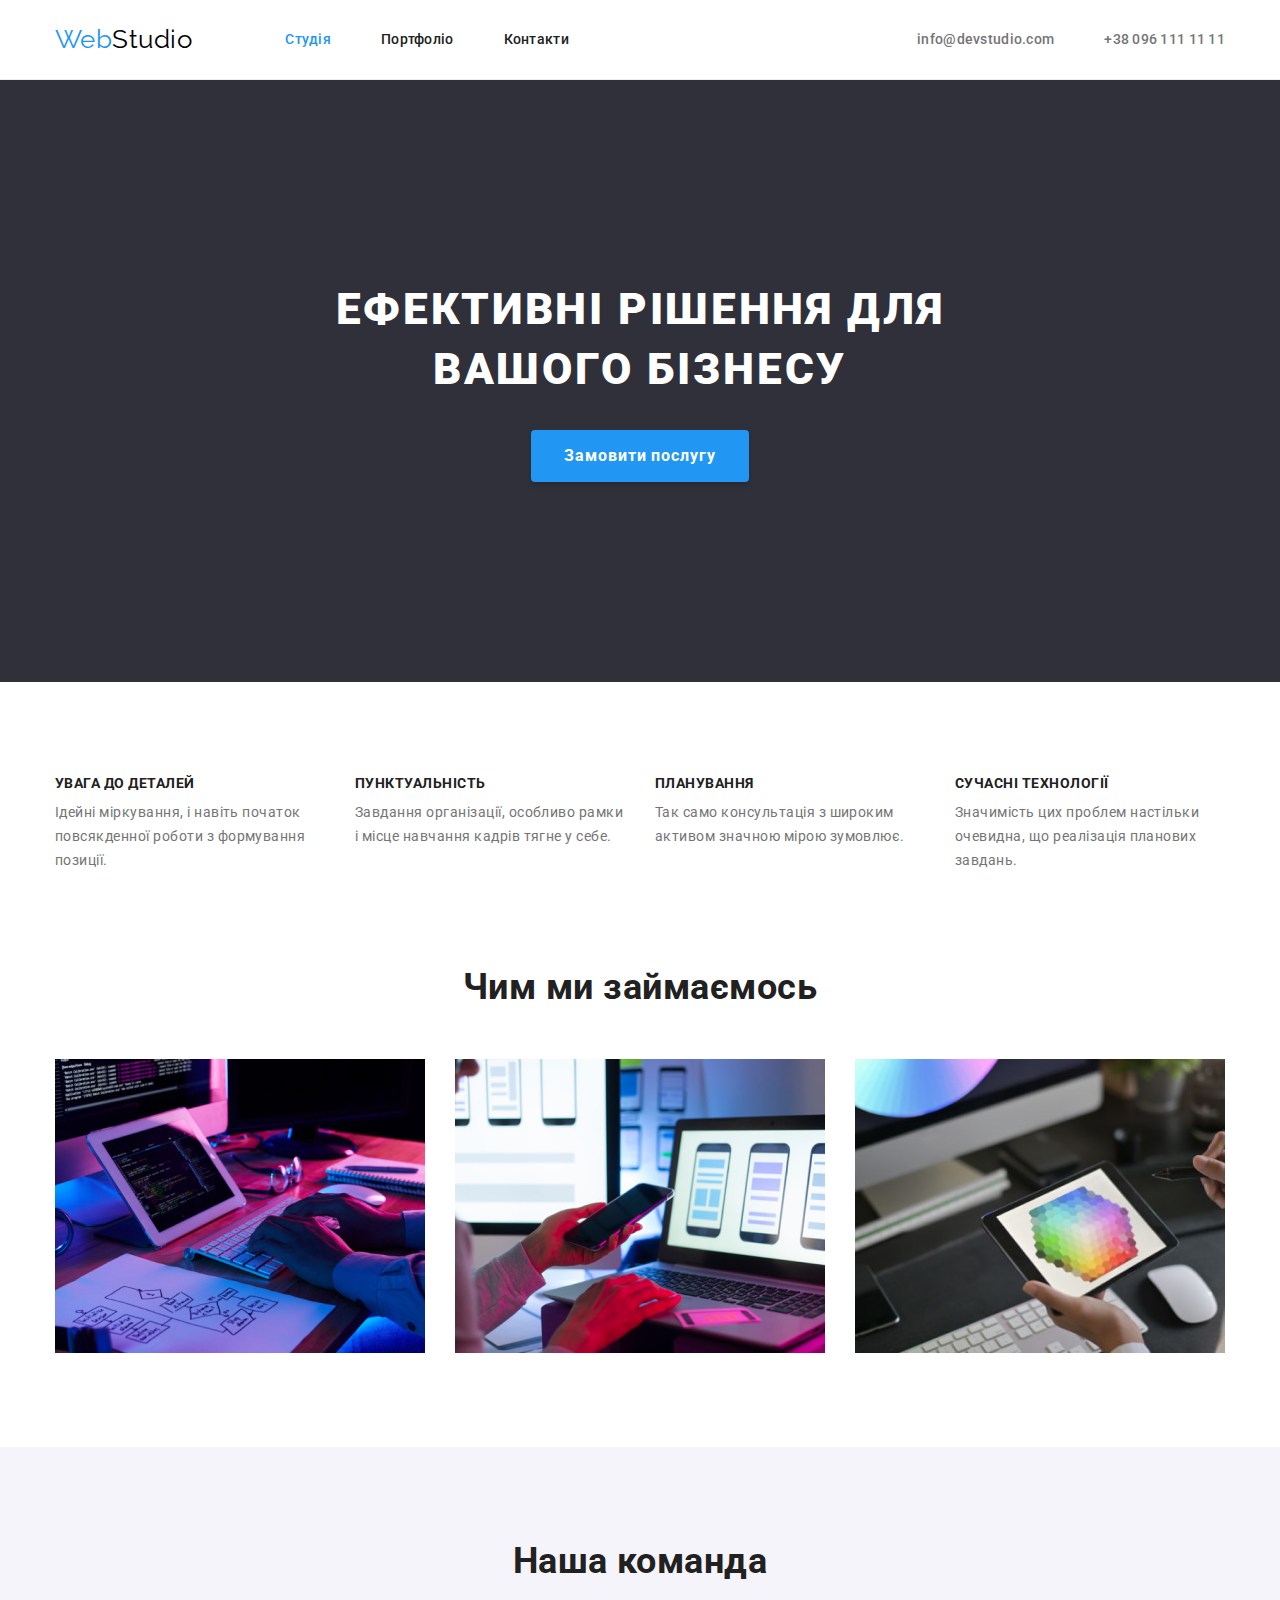
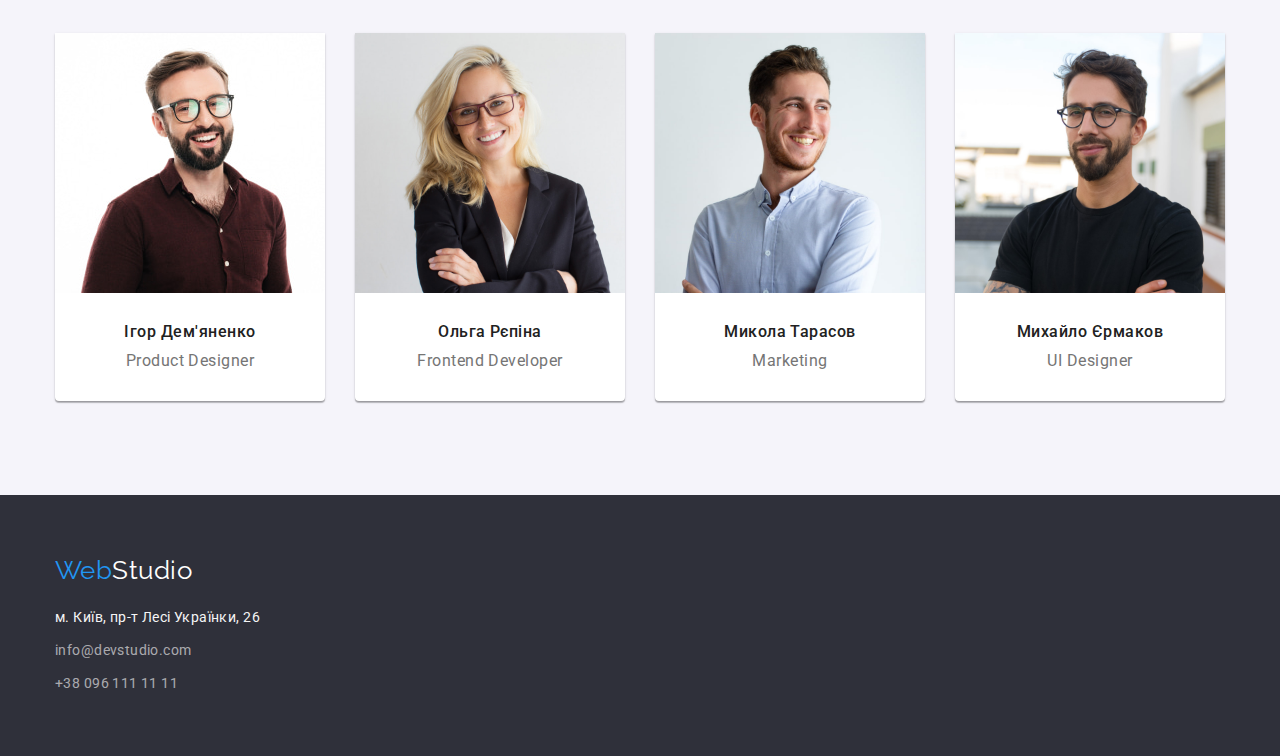
<file: index.html>
<!DOCTYPE html>
<html lang="uk">
  <head>
    <meta charset="UTF-8" />
    <meta http-equiv="X-UA-Compatible" content="IE=edge" />
    <meta name="viewport" content="width=device-width, initial-scale=1.0" />
    <title>WebStudio</title>
    <link
      href="https://fonts.googleapis.com/css2?family=Raleway:wght@700&family=Roboto:wght@400;500;700;900&display=swap"
      rel="stylesheet"
    />
    <link
      rel="stylesheet"
      href="https://cdnjs.cloudflare.com/ajax/libs/modern-normalize/1.1.0/modern-normalize.min.css"
    />
    <link rel="stylesheet" href="./css/styles.css" />
  </head>
  <body>
    <!--Шапка сайту-->
    <header class="page-header">
      <div class="container navbar">
        <!-- Лого -->
        <a class="logo" href="./index.html"><span>Web</span>Studio</a>

        <!-- Навігація по сайту -->
        <nav class="site-nav">
          <ul class="nav-list">
            <li class="item">
              <a class="link current" href="./index.html">Студія</a>
            </li>
            <li class="item">
              <a class="link" href="./portfolio.html">Портфоліо</a>
            </li>
            <li class="item">
              <a class="link" href="">Контакти</a>
            </li>
          </ul>
        </nav>

        <!-- Контакти -->
        <ul class="info-list">
          <li class="info-item">
            <a class="info-contact" href="mailto:info@devstudio.com">info@devstudio.com</a>
          </li>
          <li class="item">
            <a class="info-contact" href="tel:+380961111111"> +38 096 111 11 11 </a>
          </li>
        </ul>
      </div>
    </header>

    <!--Головна інформація-->
    <main class="page-main">
      <!--Замовлення послуги-->
      <section class="service">
        <div class="service-container container">
          <h1 class="service-title">
            Ефективні рішення для вашого бізнесу
          </h1>

          <button class="service-btn" type="button">Замовити послугу</button>
        </div>
      </section>

      <!--Особливості-->
      <section class="section">
        <div class="container">
          <h2 class="visually-hidden">Особливості</h2>
          
          <ul class="features-list">
            <li class="features-item">
              <h3 class="features-title">Увага до деталей</h3>
              <p class="features-text">
                Ідейні міркування, і навіть початок повсякденної роботи з
                формування позиції.
              </p>
            </li>
            <li class="features-item">
              <h3 class="features-title">Пунктуальність</h3>
              <p class="features-text">
                Завдання організації, особливо рамки і місце навчання кадрів
                тягне у себе.
              </p>
            </li>
            <li class="features-item">
              <h3 class="features-title">Планування</h3>
              <p class="features-text">
                Так само консультація з широким активом значною мірою зумовлює.
              </p>
            </li>
            <li class="features-item">
              <h3 class="features-title">Сучасні технології</h3>
              <p class="features-text">
                Значимість цих проблем настільки очевидна, що реалізація
                планових завдань.
              </p>
            </li>
          </ul>
        </div>
      </section>

      <!--Робота компанії-->
      <section class="section">
        <div class="container">
          <h2 class="work-title">Чим ми займаємось</h2>

          <ul class="work-list">
            <li class="work-img">
              <img
                class="photo"
                src="./images/work1.jpg"
                alt="програміст працює на своєму робочому місці"
                width="370"
              />
            </li>
            <li class="work-img">
              <img
                class="photo"
                src="./images/work2.jpg"
                alt="команда розробників працює над інтерфейсом для мобільних телефонів"
                width="370"
              />
            </li>
            <li class="work-img">
              <img
                class="photo"
                src="./images/work3.jpg"
                alt="креативний художник веб-дизайну з робочим графічним планшетом для підбору кольорів"
                width="370"
              />
            </li>
          </ul>
        </div>
      </section>

      <!--Команда розробників-->
      <section class="section">
        <div class="container">
          <h2 class="team-title">Наша команда</h2>

          <ul class="team-list">
            <li class="team-item">
              <img
                class="photo"
                src="./images/person1.jpg"
                alt="на фото Ігор Дем'яненко"
                width="270"
              />
              <div class="list-box">
                <h3 class="list-name">Ігор Дем'яненко</h3>
                <p class="position-name">Product Designer</p>
              </div>
            </li>
            <li class="team-item">
              <img
                class="photo"
                src="./images/person2.jpg"
                alt="на фото Ольга Рєпіна"
                width="270"
              />
              <div class="list-box">
                <h3 class="list-name">Ольга Рєпіна</h3>
                <p class="position-name">Frontend Developer</p>
              </div>
            </li>
            <li class="team-item">
              <img
                class="photo"
                src="./images/person3.jpg"
                alt="на фото Микола Тарасов"
                width="270"
              />
              <div class="list-box">
                <h3 class="list-name">Микола Тарасов</h3>
                <p class="position-name">Marketing</p>
              </div>
            </li>
            <li class="team-item">
              <img
                class="photo"
                src="./images/person4.jpg"
                alt="на фото Михайло Єрмаков"
                width="270"
              />
              <div class="list-box">
                <h3 class="list-name">Михайло Єрмаков</h3>
                <p class="position-name">UI Designer</p>
              </div>
            </li>
          </ul>
        </div>
      </section>
    </main>

     <!--Підвал сайту-->
     <footer class="page-footer">
      <div class="footer-container container">
        <div class="footer-information">
          <!-- Лого -->
          <a class="footer-logo" href="./index.html"><span>Web</span>Studio</a>

          <!-- Адреса -->
          <address class="information">
            <ul class="information-list">
              <li class="contact-list">
                <a
                  class="footer-address"
                  href="https://www.google.com.ua/maps/place/%D0%B1%D1%83%D0%BB.+%D0%9B%D0%B5%D1%81%D0%B8+%D0%A3%D0%BA%D1%80%D0%B0%D0%B8%D0%BD%D0%BA%D0%B8,+26,+%D0%9A%D0%B8%D0%B5%D0%B2,+02000/@50.4265653,30.5373471,18z/data=!4m5!3m4!1s0x40d4cf0e033ecbe9:0x57a4dffefec77da0!8m2!3d50.4265807!4d30.5383858?hl=ru"
                  target="_blank"
                  rel="noreferrer , nofollow , noopener">
                  м. Київ, пр-т Лесі Українки, 26
                </a>
              </li>
              <li class="contact-list">
                <a 
                  class="footer-contact" 
                  href="mailto:info@devstudio.com">
                  info@devstudio.com
                </a>
              </li class=contact-list>
              <li>
                <a 
                  class="footer-contact" 
                  href="tel:+380961111111">
                  +38 096 111 11 11
                </a>
              </li> 
            </ul>
          </address>
        </div>
      </div>
    </footer>
  </body>
</html>
</file>
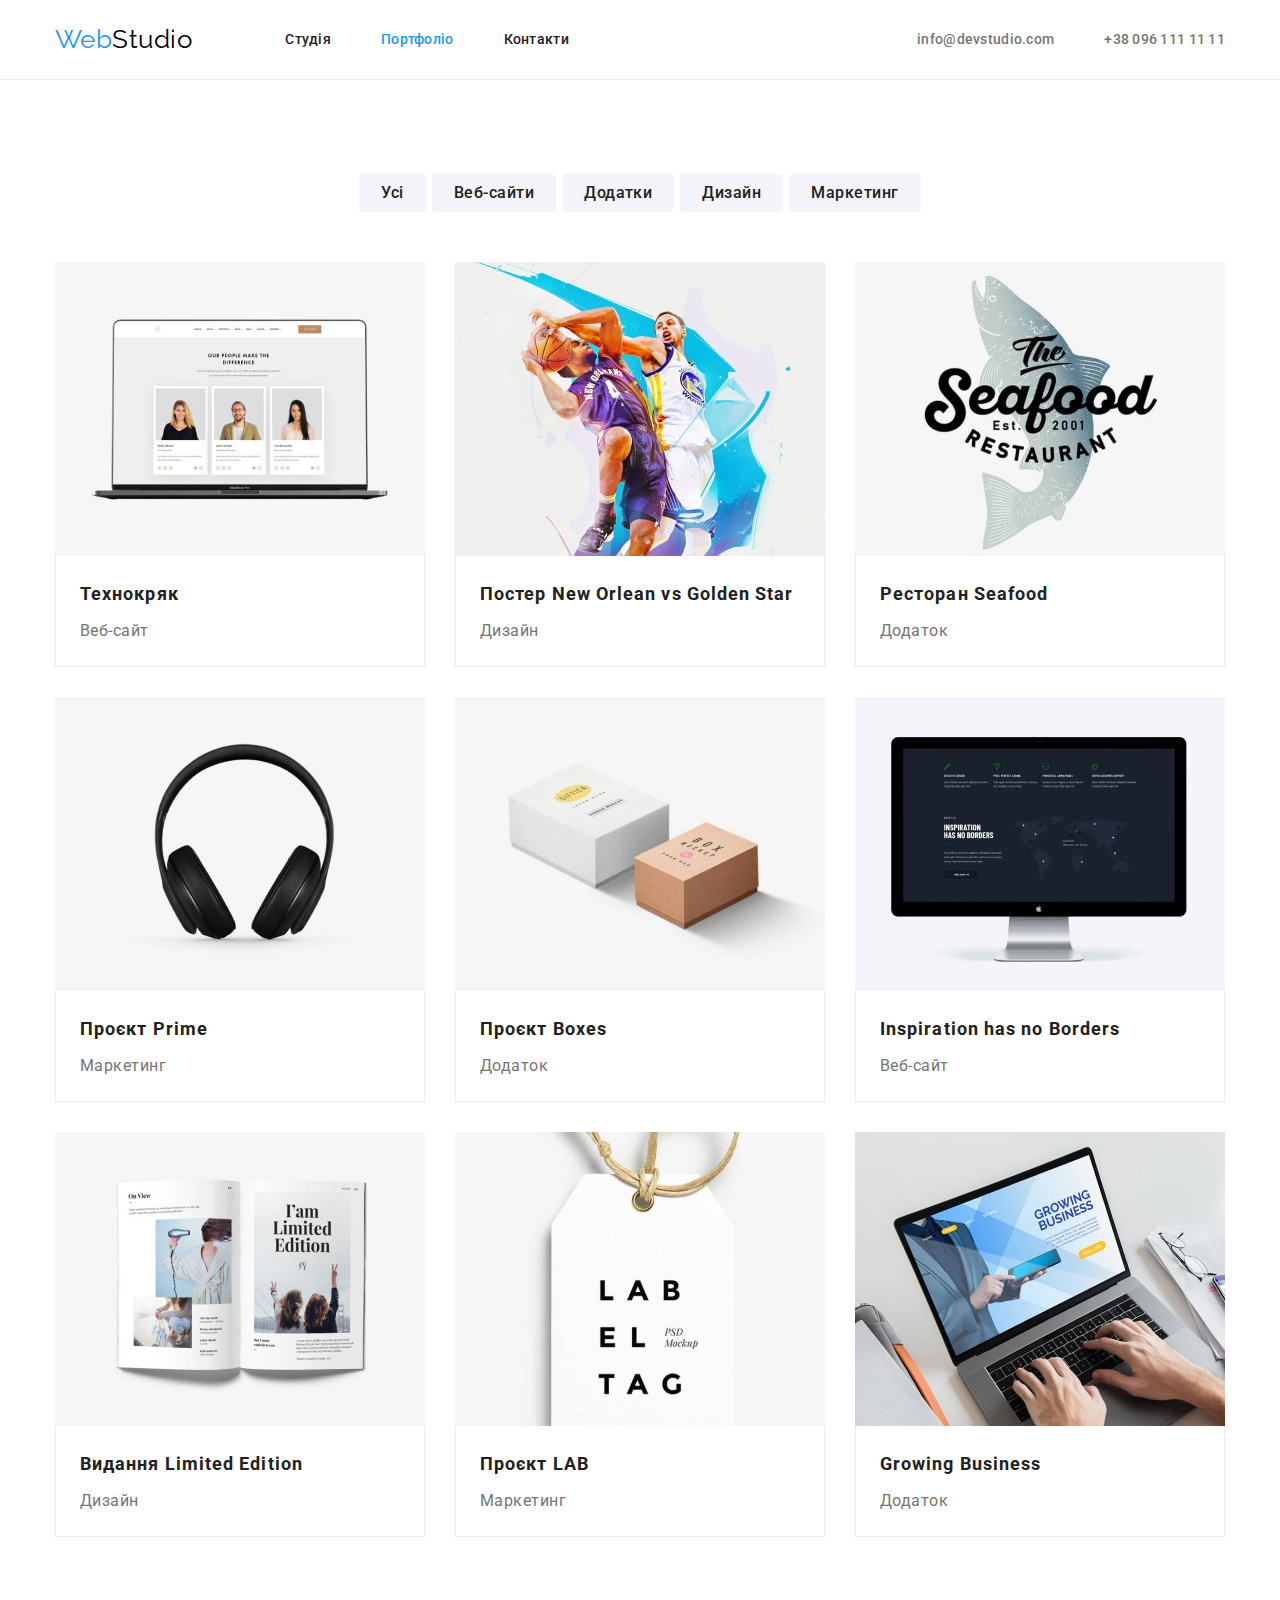
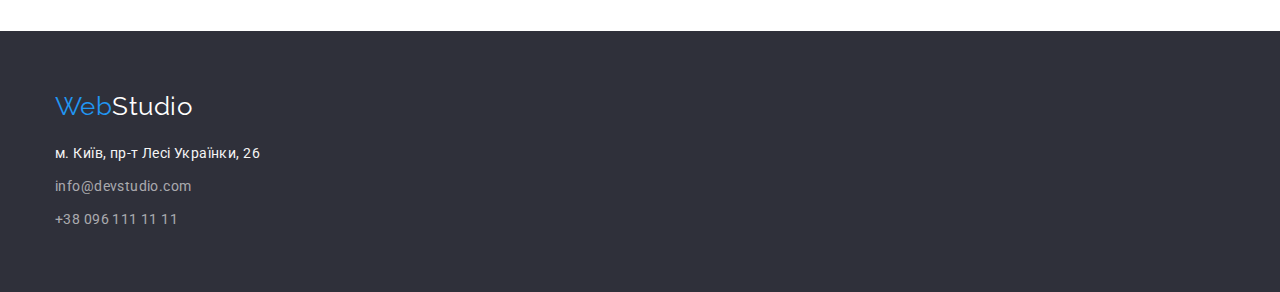
<file: portfolio.html>
<!DOCTYPE html>
<html lang="uk">
  <head>
    <meta charset="UTF-8" />
    <meta http-equiv="X-UA-Compatible" content="IE=edge" />
    <meta name="viewport" content="width=device-width, initial-scale=1.0" />
    <title>Portfolio</title>
    <link
      href="https://fonts.googleapis.com/css2?family=Raleway:wght@700&family=Roboto:wght@400;500;700;900&display=swap"
      rel="stylesheet"
    />
    <link
      rel="stylesheet"
      href="https://cdnjs.cloudflare.com/ajax/libs/modern-normalize/1.1.0/modern-normalize.min.css"
    />
    <link rel="stylesheet" href="./css/styles.css" />
  </head>
  <body>
    <!--Шапка сайту-->
    <header class="page-header">
      <div class="navbar container">
        <!-- Лого -->
        <a class="logo" href="./index.html"><span>Web</span>Studio</a>

        <!-- Навігація по сайту -->
        <nav class="site-nav">
          <ul class="nav-list">
            <li class="item">
              <a href="./index.html" class="link">Студія</a>
            </li>
            <li class="item">
              <a href="./portfolio.html" class="link current">Портфоліо</a>
            </li>
            <li class="item"><a href="" class="link">Контакти</a></li>
          </ul>
        </nav>

        <!-- Контакти -->
        <ul class="info-list">
          <li class="info-item">
            <a class="info-contact" href="mailto:info@devstudio.com">info@devstudio.com</a>
          </li>
          <li class="item">
            <a class="info-contact" href="tel:+380961111111"> +38 096 111 11 11 </a>
          </li>
        </ul>
      </div>
    </header>

    <!-----Головна інформація----->
    <main class="main-portfolio">
      <!-- Фільтр кнопок -->
      <section class="section">
        <h1 class="visually-hidden">Фільтрація Портфоліо за темою</h1>

        <div class="container">
          <ul class="btn-list">
            <li class="btn-item">
              <button class="btn" type="button">Усі</button>
            </li>
            <li class="btn-item">
              <button class="btn" type="button">Веб-сайти</button>
            </li>
            <li class="btn-item">
              <button class="btn" type="button">Додатки</button>
            </li>
            <li class="btn-item">
              <button class="btn" type="button">Дизайн</button>
            </li>
            <li class="btn-item">
              <button class="btn" type="button">Маркетинг</button>
            </li>
          </ul>
        </div>

        <!-- Портфоліо -->
        <div class="container">
          <h2 class="visually-hidden">Портфоліо</h2>

          <!-- Список карток -->
          <ul class="portfolio-card">
            <li class="card card-web">
              <a class="portfolio-link" href="#" target="_blank" rel="noreferrer , nofollow , noopener">
                <img
                  class="photo"
                  src="./images/portfolio1.jpg"
                  alt="Ноутбук з веб-сайтом компанії"
                  width="370"
                />
                <div class="portfolio-box">
                  <h3 class="portfolio-title">Технокряк</h3>
                  <p class="portfolio-text">Веб-сайт</p>
                </div>
              </a>
            </li>
            <li class="card card-design">
              <a class="portfolio-link" href="#" target="_blank" rel="noreferrer , nofollow , noopener">
                <img
                  class="photo"
                  src="./images/portfolio2.jpg"
                  alt="Постер з баскетболістами"
                  width="370"
                />
                <div class="portfolio-box">
                  <h3 class="portfolio-title">Постер New Orlean vs Golden Star</h3>
                  <p class="portfolio-text">Дизайн</p>
                </div>
              </a>
            </li>
            <li class="card card-addition">
              <a class="portfolio-link" href="#" target="_blank" rel="noreferrer , nofollow , noopener">
                <img
                  class="photo"
                  src="./images/portfolio3.jpg"
                  alt="Лого ресторану"
                  width="370"
                />
                <div class="portfolio-box">
                  <h3 class="portfolio-title">Ресторан Seafood</h3>
                  <p class="portfolio-text">Додаток</p>
                </div>
              </a>  
            </li>
            <li class="card card-marketing">
              <a class="portfolio-link" href="#" target="_blank" rel="noreferrer , nofollow , noopener">
                <img
                  class="photo"
                  src="./images/portfolio4.jpg"
                  alt="Навушники"
                  width="370"
                />
                <div class="portfolio-box">
                  <h3 class="portfolio-title">Проєкт Prime</h3>
                  <p class="portfolio-text">Маркетинг</p>
                </div>
              </a>  
            </li>
            <li class="card card-addition">
              <a class="portfolio-link" href="#" target="_blank" rel="noreferrer , nofollow , noopener">
                <img
                  class="photo"
                  src="./images/portfolio5.jpg"
                  alt="Дві коробки"
                  width="370"
                />
                <div class="portfolio-box">
                  <h3 class="portfolio-title">Проєкт Boxes</h3>
                  <p class="portfolio-text">Додаток</p>
                </div>  
              </a>  
            </li>
            <li class="card card-web">
              <a class="portfolio-link" href="#" target="_blank" rel="noreferrer , nofollow , noopener">
                <img
                  class="photo"
                  src="./images/portfolio6.jpg"
                  alt="Монітор"
                  width="370"
                />
                <div class="portfolio-box">
                  <h3 class="portfolio-title">Inspiration has no Borders</h3>
                  <p class="portfolio-text">Веб-сайт</p>
                </div>
              </a>  
            </li>
            <li class="card card-design">
              <a class="portfolio-link" href="#" target="_blank" rel="noreferrer , nofollow , noopener">
                <img
                  class="photo"
                  src="./images/portfolio7.jpg"
                  alt="Книга"
                  width="370"
                />
                <div class="portfolio-box">
                  <h3 class="portfolio-title">Видання Limited Edition</h3>
                  <p class="portfolio-text">Дизайн</p>
                </div>
              </a>  
            </li>
            <li class="card card-marketing">
              <a class="portfolio-link" href="#" target="_blank" rel="noreferrer , nofollow , noopener">
                <img
                  class="photo"
                  src="./images/portfolio8.jpg"
                  alt="Етикетка-тег"
                  width="370"
                />
                <div class="portfolio-box">
                  <h3 class="portfolio-title">Проєкт LAB</h3>
                  <p class="portfolio-text">Маркетинг</p>
                </div>
              </a>  
            </li>
            <li class="card card-addition">
              <a class="portfolio-link" href="#" target="_blank" rel="noreferrer , nofollow , noopener">
                <img
                  class="photo"
                  src="./images/portfolio9.jpg"
                  alt="Ноутбук з зображенням веб-сайту компанії"
                  width="370"
                />
                <div class="portfolio-box">
                  <h3 class="portfolio-title">Growing Business</h3>
                  <p class="portfolio-text">Додаток</p>
                </div>
              </a>  
            </li>
          </ul>
        </div>
      </section>
    </main>

    <!--Підвал сайту-->
    <footer class="page-footer">
      <div class="footer-container container">
        <div class="footer-information">
          <!-- Лого -->
          <a class="footer-logo" href="./index.html"><span>Web</span>Studio</a>

          <!-- Адреса -->
          <address class="information">
            <ul class="information-list">
              <li class="contact-list">
                <a
                  class="footer-address"
                  href="https://www.google.com.ua/maps/place/%D0%B1%D1%83%D0%BB.+%D0%9B%D0%B5%D1%81%D0%B8+%D0%A3%D0%BA%D1%80%D0%B0%D0%B8%D0%BD%D0%BA%D0%B8,+26,+%D0%9A%D0%B8%D0%B5%D0%B2,+02000/@50.4265653,30.5373471,18z/data=!4m5!3m4!1s0x40d4cf0e033ecbe9:0x57a4dffefec77da0!8m2!3d50.4265807!4d30.5383858?hl=ru"
                  target="_blank"
                  rel="noreferrer , nofollow , noopener">
                  м. Київ, пр-т Лесі Українки, 26
                </a>
              </li>
              <li class="contact-list">
                <a 
                  class="footer-contact" 
                  href="mailto:info@devstudio.com">
                  info@devstudio.com
                </a>
              </li class=contact-list>
              <li>
                <a 
                  class="footer-contact" 
                  href="tel:+380961111111">
                  +38 096 111 11 11
                </a>
              </li> 
            </ul>
          </address>
        </div>
      </div>
    </footer>
  </body>
</html>
</file>
<file: css/styles.css>
:root {
  --primary-text-color: #212121;
  --secondary-text-color: #757575;
  --interactive-text-color: #2196F3;
  --additional-text-color: #FFFFFF;
  --footer-text-contact: rgba(255, 255, 255, 0.6);
  --logo-text-color: #000000;
  --primary-bg-color: #F5F5F5;
  --team-bg-color: #F5F4FA;
  --footer-bg-color: #2F303A;
  --additional-btn-color: #188CE8;
  --card-border-color: #EEEEEE;
  --header-line-color: #ECECEC;
}

/* Глобальні налаштування */
body {
  font-family: 'Roboto', sans-serif;
  letter-spacing: 0.03em;
  
  background-color: var(--additional-text-color);
  
  color: var(--secondary-text-color);
}

/* Секції */
.section {
  padding-top: 94px;
  padding-bottom: 94px;

  background-color: var(--additional-text-color);
}

/* Глобальне налаштування контейнеру */
.container {
  width: 1200px;
  margin-left: auto;
  margin-right: auto;
  padding-left: 15px;
  padding-right: 15px;
}

/* Паттерн visually-hidden */
.visually-hidden {
  position: absolute;
  width: 1px;
  height: 1px;
  margin: -1px;
  border: 0;
  padding: 0;
  white-space: nowrap;
  clip-path: inset(100%);
  clip: rect(0 0 0 0);
  overflow: hidden;
}

/* Налаштунок фото */
.photo {
  display: block;
}

/* Глобальне скидання */
h1,
h2,
h3,
h4,
h5,
h6,
p {
 margin: 0; 
 padding: 0;
}

/* Налаштування для списків */
ul {
  margin: 0;
  padding: 0;

  list-style: none;
}

/* -----HEADER----- */
.navbar {
  display: flex;
  align-items: center;
}

.page-header {
  border-bottom: 1px solid var(--header-line-color);

  background-color: var(--additional-text-color);
}

/* Лого */
.logo {
  color: var(--logo-text-color);
  font-family: 'Raleway', sans-serif;
  font-size: 26px;
  line-height: 1.2;
  text-decoration: none;
}

.logo>span {
  color: var(--interactive-text-color);
}

/* Навігація по сайту */

.site-nav {
  margin-left: 93px;
}

.nav-list {
  display: flex;
}

.nav-list .item:not(:last-child) {
  margin-right: 50px;
}


.nav-list .link {
  display: block;
  padding-top: 32px;
  padding-bottom: 31px;

  color: var(--primary-text-color);
  font-weight: 500;
  font-size: 14px;
  line-height: 1.14;
  letter-spacing: 0.02em;
  text-decoration: none;
}

.nav-list .link:hover,
.nav-list .link:focus {
  color: var(--interactive-text-color);
}

.nav-list .current {
  color: var(--interactive-text-color);
}

/* Контактна інформація */

.info-list {
  display: flex;
  margin-left: auto;
}

.info-item {
  display: block;
  margin-right: 50px;
}

.info-item:last-child {
  margin-right: 0;
}

.info-contact {
  display: block;
  padding-top: 32px;
  padding-bottom: 31px;
  color: var(--secondary-text-color);
  font-weight: 500;
  font-size: 14px;
  line-height: 1.14;
  letter-spacing: 0.02em;
  text-decoration: none;
} 

.info-contact:hover,
.info-contact:focus {
  color: var(--interactive-text-color);
} 

/* -----СТУДІЯ----- */

/* Замовлення послуги */

.service {
  background-color: var(--footer-bg-color);
  padding-top: 200px;
  padding-bottom: 200px;
}

.service-container {
  width: 696px;
  margin: 0 auto;
  text-align: center;
}

.service-title {
  margin-bottom: 30px;
  font-weight: 900;
  color: var(--additional-text-color);
  font-size: 44px;
  line-height: 1.36;
  letter-spacing: 0.06em;
  text-transform: uppercase;
}

.service-btn {
  min-width: 216px;
  padding: 10px 32px;
  box-shadow: 0px 4px 4px rgba(0, 0, 0, 0.15);

  font-family: inherit;
  font-weight: 700;
  font-size: 16px;
  line-height: 1.87;
  letter-spacing: 0.06em;
  border-radius: 4px;
  text-align: center;
  color: var(--additional-text-color);

  background-color: var(--interactive-text-color);
  border: 1px solid transparent;

  cursor: pointer;
}

.service-btn:hover,
.service-btn:focus {
  background-color: var(--additional-btn-color);
}

/* Секція особливості */
.features-list {
  display: flex;
  flex-wrap: wrap;
} 

.features-list .features-item {
  width: 270px;
  margin-right: 30px;
}

.features-item:nth-last-child(1){
  margin-right: 0;
}

.features-title {
  margin-bottom: 10px;

  color: var(--primary-text-color);
  font-weight: 700;
  font-size: 14px;
  line-height: 1.14;
  text-transform: uppercase;
}

.features-text {
  color: var(--secondary-text-color);
  font-size: 14px;
  line-height: 1.71;
}

/* Робота компанії */
.work-list {
  display: flex;
  flex-wrap: wrap;
}

/* Padding 0 для секції */
.page-main .section:nth-last-child(2) {
  padding-top: 0;
}

.work-list .work-img {
  width: 370px;
  margin-right: 30px;
}

.work-img:last-child {
  margin-right: 0;
}

.work-title {
  margin-bottom: 50px;

  color: var(--primary-text-color);
  font-weight: 700;
  font-size: 36px;
  line-height: 1.16;
  text-align: center;
}

/* Команда */
.team-list {
  display: flex;
  flex-wrap: wrap;
}

/* Фон для секції */
.page-main .section:nth-last-child(1) {
  background-color: var(--team-bg-color);
}

.team-list .team-item {
  width: 270px;
  margin-right: 30px;
  box-shadow: 0px 1px 3px rgba(0, 0, 0, 0.12),
              0px 1px 1px rgba(0, 0, 0, 0.14),
              0px 2px 1px rgba(0, 0, 0, 0.2);

  background-color: var(--additional-text-color);
  border-radius: 0px 0px 4px 4px;
}

.team-item:last-child {
  margin-right: 0;
}

.team-title {
  margin-bottom: 50px;

  color: var(--primary-text-color);
  font-weight: 700;
  font-size: 36px;
  line-height: 1.16;
  text-align: center;
}

.list-box {
  padding-top: 30px;
  padding-bottom: 30px;
}

.list-name {
  margin-bottom: 10px;
  color: var(--primary-text-color);
  font-weight: 500;
  font-size: 16px;
  line-height: 1.18;
  text-align: center;
}

.position-name {
  color: var(--secondary-text-color);
  font-size: 16px;
  line-height: 1.18;
  text-align: center;
}

/* -------ПОРТФОЛІО------- */

.portfolio .container:nth-child(1) {
  margin-bottom: 50px;
}

/* Фільтр кнопок */
.btn-list {
  display: flex;
  flex-wrap: wrap;
  justify-content: center;
  margin-bottom: 50px;
}

.btn-list .btn-item {
  margin-right: 6px;
}

.btn-item:last-child {
  margin-right: 0;
}

.btn-list .btn {
  padding: 6px 22px;

  font-family: inherit;
  font-weight: 500;
  font-size: 16px;
  line-height: 1.62;
  letter-spacing: 0.03em;
  color: var(--primary-text-color);

  border-radius: 4px;
  border: 1px transparent;
  background-color: var(--team-bg-color);

  cursor: pointer;
}

.btn-list .btn:hover,
.btn-list .btn:focus {
  box-shadow: 0px 3px 1px rgba(0, 0, 0, 0.1),
              0px 1px 2px rgba(0, 0, 0, 0.08),
              0px 2px 2px rgba(0, 0, 0, 0.12);

  background-color: var(--interactive-text-color);
  color: var(--additional-text-color);            
}

/* Портфоліо картки */

.portfolio-card {
  display: flex;
  flex-wrap: wrap;
}

.card {
  margin-right: 30px;
  margin-bottom: 30px;
  width: 370px;

  background-color: var(--additional-text-color);
}

.card:nth-child(3n) {
  margin-right: 0;
}

.card:nth-last-child(-n + 3) {
  margin-bottom: 0;
}

.portfolio-box {
  padding-top: 20px;
  padding-bottom: 20px;
  padding-left: 24px;
  padding-right: 24px;
  border-left: 1px solid var(--card-border-color);
  border-right: 1px solid var(--card-border-color);
  border-bottom: 1px solid var(--card-border-color);
}

.portfolio-link {
  text-decoration: none;
}

.portfolio-title {
  margin-bottom: 4px;
  color: var(--primary-text-color);
  font-weight: 700;
  font-size: 18px;
  line-height: 2;
  letter-spacing: 0.06em;
}

.portfolio-text {
  color: var(--secondary-text-color);
  font-size: 16px;
  line-height: 1.87;
}

/* -----FOOTER----- */

.page-footer {
  background-color: var(--footer-bg-color);
  padding-top: 60px;
  padding-bottom: 60px;
}

.footer-container {
  display: flex;
}

/* Лого */
.footer-logo {
  display:inline-block;
  margin-bottom: 20px;

  color: var(--additional-text-color);
  font-family: 'Raleway', sans-serif;
  font-size: 26px;
  line-height: 1.2;
  text-decoration: none;
}

.footer-logo>span {
  color: var(--interactive-text-color);
}

/* Адреса */

.contact-list:not(:last-child) {
  margin-bottom: 9px;
}

.footer-contact,
.footer-address  {
  font-size: 14px;
  font-style: normal;
  font-weight: 400;
  line-height: 1.71;
  letter-spacing: 0.03em;
  color: var(--footer-text-contact);
  text-decoration: none;
}

.footer-address {
  color: var(--primary-bg-color);
}

.footer-contact:hover,
.footer-contact:focus {
  color: var(--interactive-text-color);
} 

.footer-address:hover,
.footer-address:focus {
  color: var(--interactive-text-color);
}
</file>
